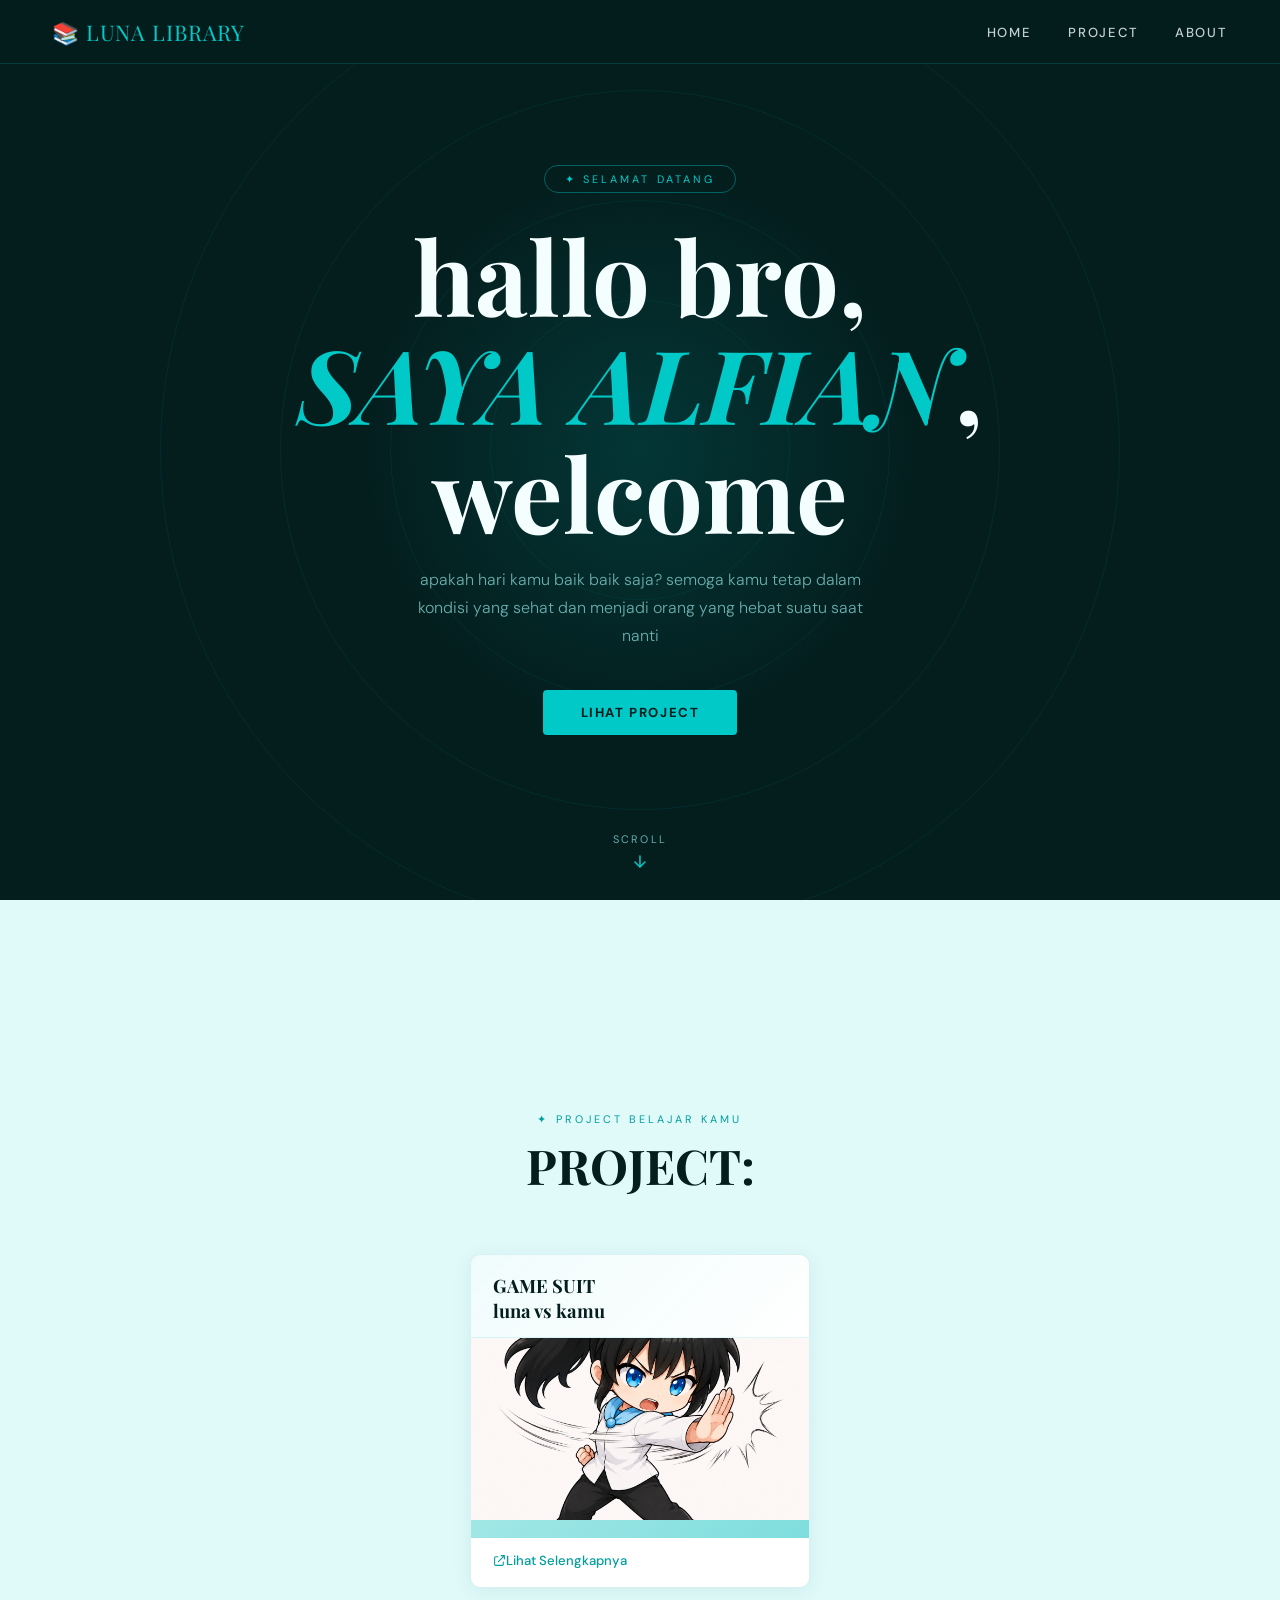
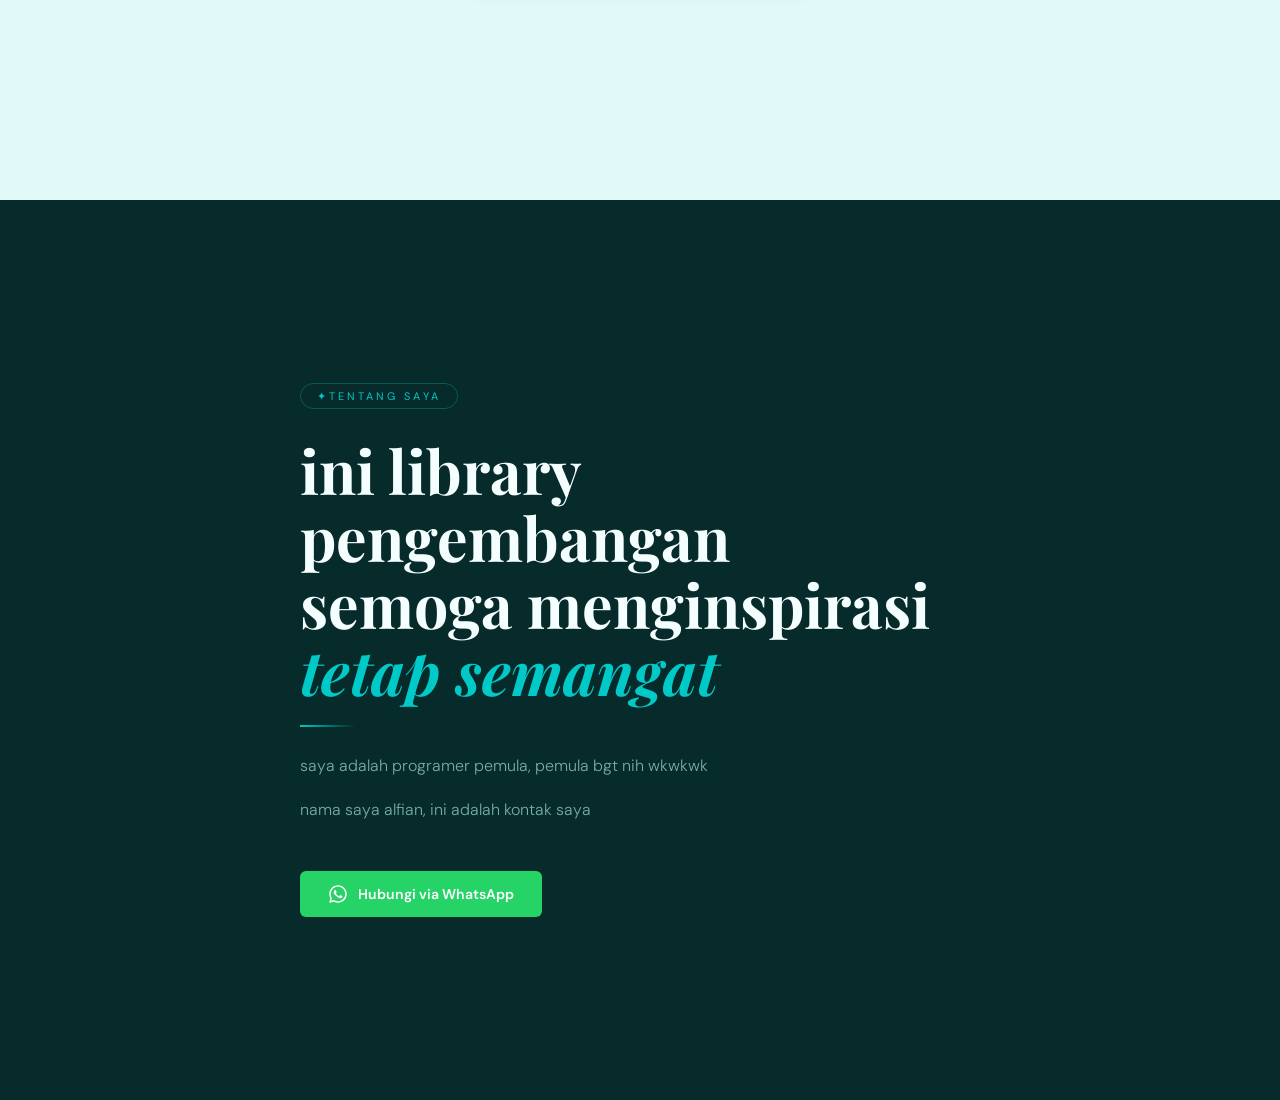
<file: index.html>
<!DOCTYPE html>
<html lang="id">

<head>
    <meta charset="UTF-8" />
    <meta name="viewport" content="width=device-width, initial-scale=1.0" />
    <title>Perpustakaan</title>
    <link rel="stylesheet" href="CSS/index.css">
    <link
        href="https://fonts.googleapis.com/css2?family=Playfair+Display:ital,wght@0,400;0,700;1,400&family=DM+Sans:wght@300;400;500&display=swap"
        rel="stylesheet" />
</head>
<body>

    <!-- NAVBAR -->
    <nav>
        <a href="#home" class="nav-logo">📚 LUNA LIBRARY</a>
        <ul class="nav-links">
            <li><a href="#home">Home</a></li>
            <li><a href="#konten">project</a></li>
            <li><a href="#about">About</a></li>
        </ul>
    </nav>

    <!-- ═══ HOME ═══ -->
    <section id="home">
        <div class="hero-rings">
            <span></span><span></span><span></span><span></span>
        </div>
        <div class="hero-glow"></div>
        <div class="hero-content">
            <div class="hero-badge">✦ Selamat Datang</div>
            <h1 class="hero-title">
                hallo bro, <br> <em>SAYA ALFIAN</em>, <br> welcome
            </h1>
            <p class="hero-sub">
                apakah hari kamu baik baik saja? semoga kamu tetap dalam kondisi yang sehat dan menjadi orang yang hebat
                suatu saat nanti<br> 
            </p>
            <a href="#konten" class="hero-cta">lihat project</a>
        </div>
        <div class="hero-scroll">
            <span>Scroll</span>
            <svg width="14" height="14" viewBox="0 0 14 14" fill="none">
                <path d="M7 2v10M2 8l5 5 5-5" stroke="#00c9c8" stroke-width="1.5" stroke-linecap="round" />
            </svg>
        </div>
    </section>

    <!-- ═══ KONTEN ═══ -->
    <section id="konten">
        <div class="section-header">
            <p class="section-label">✦ PROJECT BELAJAR KAMU</p>
            <h2 class="section-title">PROJECT: </h2>
        </div>

        <div class="cards-row">

            <!-- KARTU 1  -->
            <a class="card" href="suit.html" target="_blank">
                <div class="card-header-bar">
                    <h3>GAME SUIT <br> luna vs kamu</h3>
                </div>
                <div class="card-image-box">
                    <div class="card-img-placeholder">
                        <img src="LUNA/luna-fivehit.png" alt="">
                        <svg width="44" height="44" fill="none" viewBox="0 0 24 24" stroke="#009e9d" stroke-width="1.3">
                            <rect x="3" y="3" width="18" height="18" rx="2" />
                            <circle cx="8.5" cy="8.5" r="1.5" />
                            <path d="M21 15l-5-5L5 21" />
                        </svg>
                        <span>Gambar</span>
                    </div>
                </div>
                <div class="card-body">
                    <span class="card-link-label">
                        <svg width="13" height="13" fill="none" viewBox="0 0 24 24" stroke="currentColor"
                            stroke-width="2">
                            <path d="M15 3h6v6M10 14L21 3M9 5H5a2 2 0 00-2 2v12a2 2 0 002 2h12a2 2 0 002-2v-4"
                                stroke-linecap="round" />
                        </svg>
                        Lihat Selengkapnya
                    </span>
                </div>
            </a>
        </div>
    </section>

    <!-- ═══ ABOUT ═══ -->
    <section id="about">
        <div class="about-inner">
            <span class="about-tag">✦Tentang SAYA</span>
            <h1>ini library pengembangan<br> semoga menginspirasi <br> <em>tetap semangat</em></h1>
            <div class="about-divider"></div>
            <p>
                saya adalah programer pemula, pemula bgt nih wkwkwk
            </p>
            <p>
                nama saya alfian, ini adalah kontak saya
            </p>
            <!-- Ganti nomor WhatsApp -->
            <a class="wa-link" href="https://wa.me/6285823023823" target="_blank">
                <svg width="20" height="20" viewBox="0 0 32 32" fill="currentColor">
                    <path
                        d="M16 2C8.28 2 2 8.28 2 16c0 2.46.66 4.77 1.8 6.77L2 30l7.45-1.76A13.93 13.93 0 0016 30c7.72 0 14-6.28 14-14S23.72 2 16 2zm0 25.5c-2.2 0-4.28-.58-6.08-1.6l-.43-.26-4.42 1.04 1.06-4.3-.28-.45A11.47 11.47 0 014.5 16C4.5 9.6 9.6 4.5 16 4.5S27.5 9.6 27.5 16 22.4 27.5 16 27.5zm6.3-8.58c-.34-.17-2.02-.99-2.34-1.1-.31-.12-.54-.17-.77.17-.23.34-.89 1.1-1.08 1.33-.2.23-.4.26-.74.09-.34-.17-1.44-.53-2.74-1.69-1.01-.9-1.7-2.02-1.9-2.36-.2-.34-.02-.52.15-.69.15-.15.34-.4.51-.6.17-.2.23-.34.34-.57.11-.23.06-.43-.03-.6-.08-.17-.77-1.85-1.05-2.53-.28-.67-.56-.58-.77-.59-.2-.01-.43-.01-.66-.01-.23 0-.6.09-.91.43-.31.34-1.2 1.17-1.2 2.86 0 1.68 1.22 3.31 1.4 3.54.17.23 2.42 3.7 5.86 5.19.82.35 1.46.56 1.95.71.82.26 1.57.22 2.16.13.66-.1 2.02-.82 2.3-1.62.29-.8.29-1.49.2-1.63-.08-.14-.31-.23-.65-.4z" />
                </svg>
                Hubungi via WhatsApp
            </a>
        </div>
    </section>

</body>

</html>
</file>
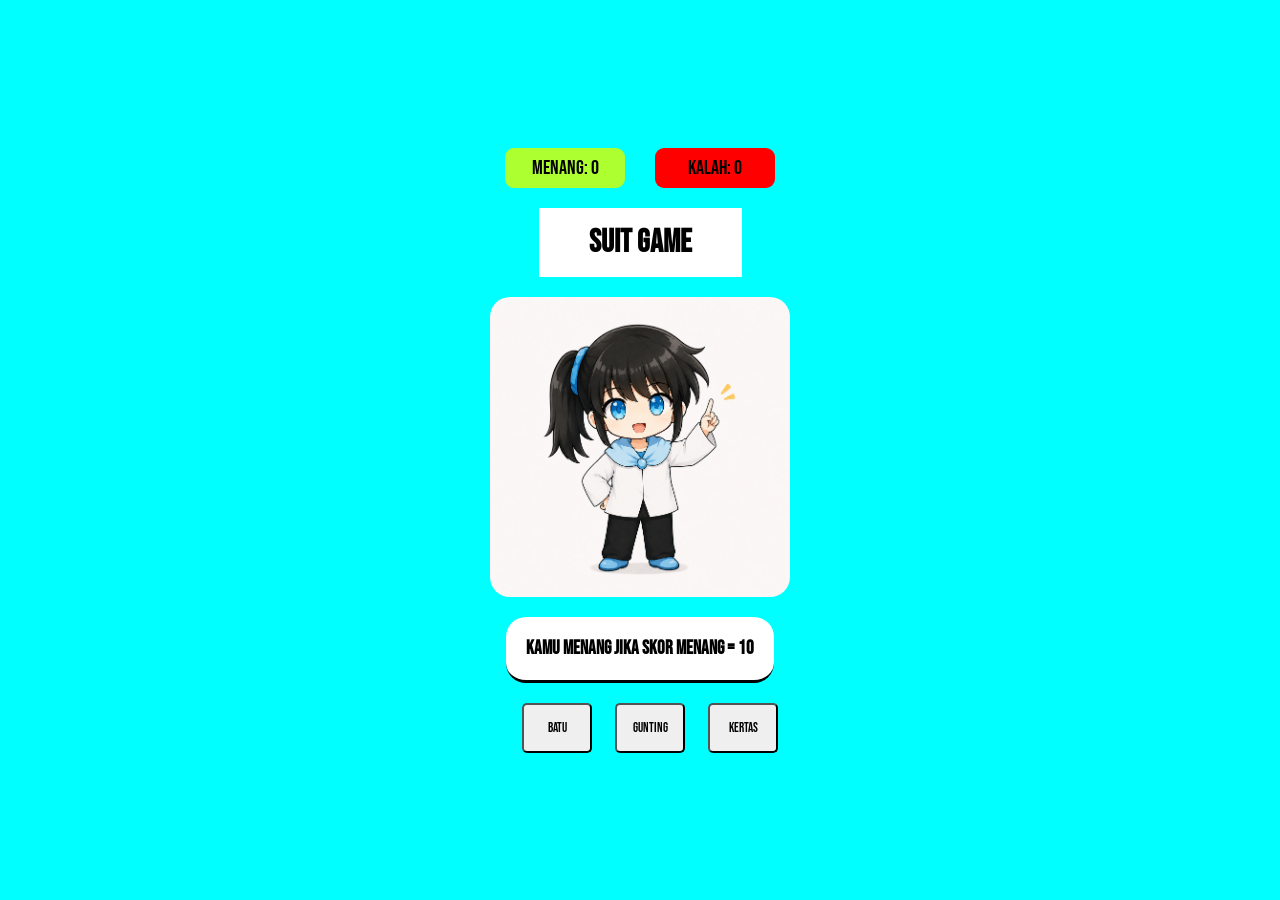
<file: suit.html>
<!DOCTYPE html>
<html lang="en">

<head>
    <meta charset="UTF-8">
    <meta name="viewport" content="width=device-width, initial-scale=1.0">
    <link rel="stylesheet" href="CSS/suit.css">
    <link rel="preconnect" href="https://fonts.googleapis.com">
    <link rel="preconnect" href="https://fonts.gstatic.com" crossorigin>
    <link href="https://fonts.googleapis.com/css2?family=Bebas+Neue&family=Bungee&family=Rubik+Pixels&display=swap"
        rel="stylesheet">
    <title>game suit</title>
</head>

<body>
    <div class="container">
        <div class="card">
            <div class="score">
                <p id="menang"> menang: 0 </p>
                <p id="kalah"> kalah: 0 </p>
            </div>
            <h1 id="hasil">suit game</h1>
            <div class="images">
                <img id="foto" src="LUNA/luna-say.png" alt="ga support png">
            </div>
            <div class="box">
                <h3 id="pilihan">kamu menang jika skor menang = 10</h3>
            </div>
            <div class="opsi">
                <button id="batu">BATU</button>
                <button id="gunting">GUNTING</button>
                <button id="kertas">KERTAS</button>
                <button id="main">MAIN LAGI</button>
            </div>
        </div>
    </div>
    <script src="JS/suit.js"></script>
</body>

</html>
</file>
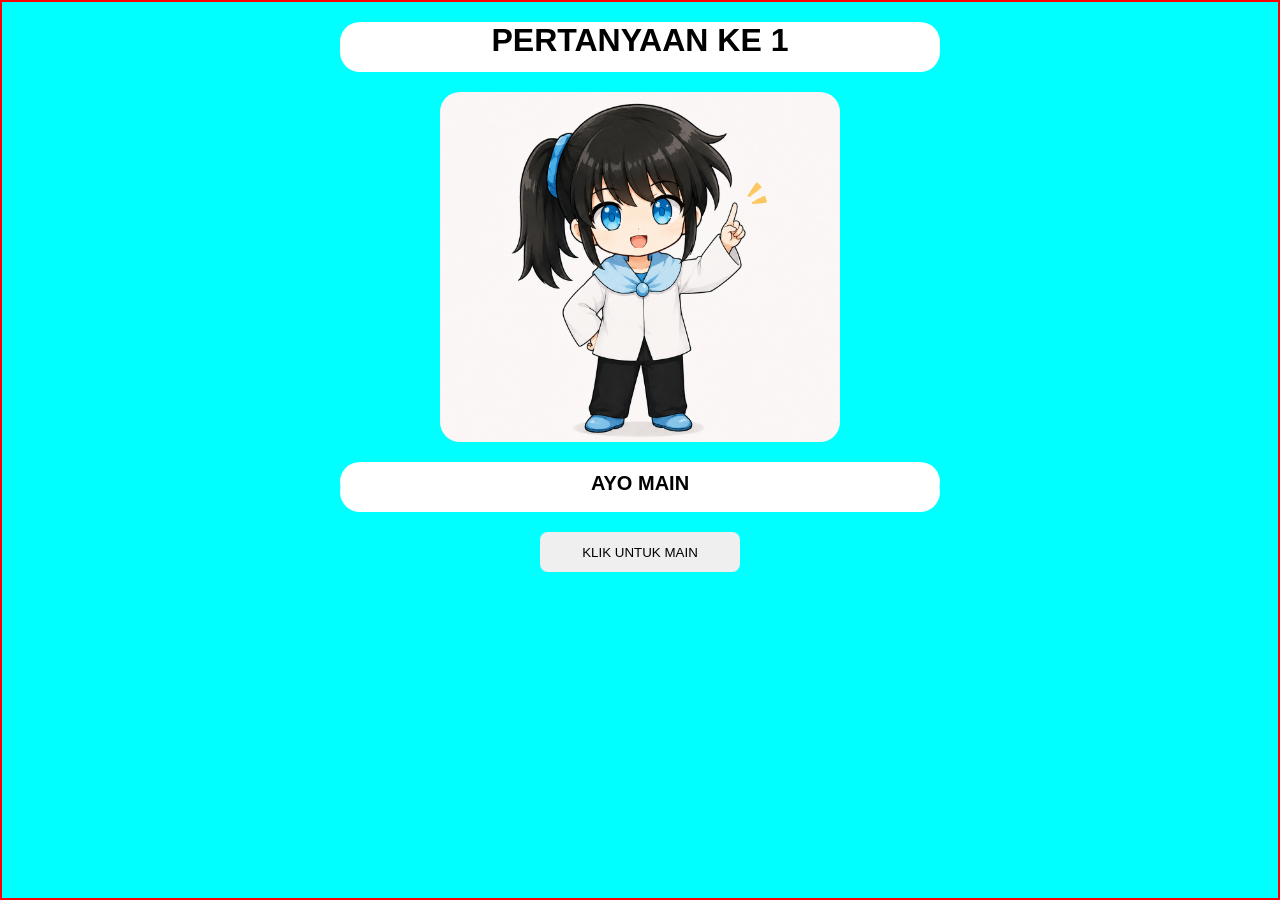
<file: tebakTebakan.html>
<!DOCTYPE html>
<html lang="en">
<head>
    <meta charset="UTF-8">
    <meta name="viewport" content="width=device-width, initial-scale=1.0">
    <link rel="stylesheet" href="CSS/tebakTebakan.css">
    <title>tebak tebakan</title>
</head>


<body>
    <div class="container">
        <div class="card">
            <h1 id="questionNum">PERTANYAAN KE 1</h1>
            <div class="images">
                <img src="LUNA/luna-say.png" alt="">
            </div>
            <div class="images load">
                <img id="load" src="LUNA/luna-wait.png" alt="">
            </div>
            <div class="quest">
                <p id="question">AYO MAIN</p>
                <input id="user" type="text" placeholder="masukan jawabanmu">
                <button id="submit">KLIK UNTUK MAIN</button>
            </div>
            </div>

        </div>
    </div>
</body>
</html>
</file>
<file: CSS/index.css>
:root {
     --aqua: #00c9c8;
     --aqua-light: #5eecea;
     --aqua-dim: #009e9d;
     --aqua-pale: #e0fafa;
     --dark: #041e1e;
     --dark2: #072a2a;
     --white: #f4fefe;
     --muted: #6aadad;
     --card-bg: #ffffff;
     --nav-h: 64px;
 }

 *,
 *::before,
 *::after {
     box-sizing: border-box;
     margin: 0;
     padding: 0;
 }

 html {
     scroll-behavior: smooth;
 }

 body {
     font-family: 'DM Sans', sans-serif;
     background: var(--aqua-pale);
     color: var(--dark);
     overflow-x: hidden;
 }

 /* ───── NAVBAR ───── */
 nav {
     position: fixed;
     top: 0;
     left: 0;
     right: 0;
     height: var(--nav-h);
     display: flex;
     align-items: center;
     justify-content: space-between;
     padding: 0 52px;
     background: rgba(4, 30, 30, 0.93);
     backdrop-filter: blur(14px);
     z-index: 999;
     border-bottom: 1px solid rgba(0, 201, 200, 0.18);
 }

 .nav-logo {
     font-family: 'Playfair Display', serif;
     font-size: 1.35rem;
     color: var(--aqua);
     text-decoration: none;
     letter-spacing: 0.04em;
 }

 .nav-links {
     display: flex;
     gap: 36px;
     list-style: none;
 }

 .nav-links a {
     font-size: 0.82rem;
     font-weight: 500;
     letter-spacing: 0.14em;
     text-transform: uppercase;
     color: rgba(244, 254, 254, 0.8);
     text-decoration: none;
     position: relative;
     transition: color 0.3s;
 }

 .nav-links a::after {
     content: '';
     position: absolute;
     bottom: -4px;
     left: 0;
     width: 0;
     height: 1.5px;
     background: var(--aqua);
     transition: width 0.3s;
 }

 .nav-links a:hover {
     color: var(--aqua-light);
 }

 .nav-links a:hover::after {
     width: 100%;
 }

 /* ───── SECTIONS ───── */
 section {
     min-height: 100vh;
     scroll-margin-top: var(--nav-h);
 }

 /* ───── HOME / HERO ───── */
 #home {
     background: var(--dark);
     display: flex;
     align-items: center;
     justify-content: center;
     position: relative;
     overflow: hidden;
 }

 .hero-rings {
     position: absolute;
     inset: 0;
     display: flex;
     align-items: center;
     justify-content: center;
     pointer-events: none;
 }

 .hero-rings span {
     position: absolute;
     border-radius: 50%;
     border: 1px solid rgba(0, 201, 200, 0.08);
     animation: pulse 6s ease-in-out infinite;
 }

 .hero-rings span:nth-child(1) {
     width: 300px;
     height: 300px;
     animation-delay: 0s;
 }

 .hero-rings span:nth-child(2) {
     width: 500px;
     height: 500px;
     animation-delay: 1s;
 }

 .hero-rings span:nth-child(3) {
     width: 720px;
     height: 720px;
     animation-delay: 2s;
 }

 .hero-rings span:nth-child(4) {
     width: 960px;
     height: 960px;
     animation-delay: 3s;
 }

 .hero-glow {
     position: absolute;
     width: 560px;
     height: 560px;
     border-radius: 50%;
     background: radial-gradient(circle, rgba(0, 201, 200, 0.14) 0%, transparent 70%);
     top: 50%;
     left: 50%;
     transform: translate(-50%, -50%);
     pointer-events: none;
 }

 .hero-content {
     position: relative;
     text-align: center;
     padding: 0 24px;
     animation: fadeUp 1s ease both;
 }

 .hero-badge {
     display: inline-block;
     font-size: 0.68rem;
     letter-spacing: 0.28em;
     text-transform: uppercase;
     color: var(--aqua);
     border: 1px solid rgba(0, 201, 200, 0.4);
     padding: 6px 20px;
     border-radius: 100px;
     margin-bottom: 28px;
 }

 .hero-title {
     font-family: 'Playfair Display', serif;
     font-size: clamp(3rem, 8vw, 6.5rem);
     line-height: 1.06;
     color: var(--white);
     margin-bottom: 20px;
 }

 .hero-title em {
     font-style: italic;
     color: var(--aqua);
 }

 .hero-sub {
     font-size: 1rem;
     color: var(--muted);
     max-width: 460px;
     margin: 0 auto 40px;
     line-height: 1.75;
     font-weight: 300;
 }

 .hero-cta {
     display: inline-block;
     padding: 14px 38px;
     background: var(--aqua);
     color: var(--dark);
     font-weight: 700;
     font-size: 0.82rem;
     letter-spacing: 0.12em;
     text-transform: uppercase;
     text-decoration: none;
     border-radius: 4px;
     transition: background 0.3s, transform 0.2s, box-shadow 0.3s;
 }

 .hero-cta:hover {
     background: var(--aqua-light);
     transform: translateY(-2px);
     box-shadow: 0 8px 28px rgba(0, 201, 200, 0.35);
 }

 .hero-scroll {
     position: absolute;
     bottom: 32px;
     left: 50%;
     transform: translateX(-50%);
     display: flex;
     flex-direction: column;
     align-items: center;
     gap: 8px;
     color: var(--muted);
     font-size: 0.68rem;
     letter-spacing: 0.2em;
     text-transform: uppercase;
     animation: bounce 2.2s ease-in-out infinite;
 }

 /* ───── KONTEN ───── */
 #konten {
     background: var(--aqua-pale);
     display: flex;
     flex-direction: column;
     align-items: center;
     justify-content: center;
     padding: 90px 48px;
 }

 .section-header {
     text-align: center;
     margin-bottom: 60px;
 }

 .section-label {
     font-size: 0.68rem;
     letter-spacing: 0.28em;
     text-transform: uppercase;
     color: var(--aqua-dim);
     margin-bottom: 12px;
 }

 .section-title {
     font-family: 'Playfair Display', serif;
     font-size: clamp(2rem, 4vw, 3rem);
     color: var(--dark);
     line-height: 1.15;
 }

 .cards-row {
     display: flex;
     gap: 28px;
     width: 100%;
     max-width: 1100px;
     flex-wrap: wrap;
     justify-content: center;
 }

 /* Card sebagai <a> — seluruh kartu bisa diklik */
 .card {
     flex: 1 1 280px;
     max-width: 340px;
     background: var(--card-bg);
     border: 1px solid rgba(0, 158, 157, 0.15);
     border-radius: 10px;
     overflow: hidden;
     box-shadow: 0 4px 20px rgba(0, 50, 50, 0.07);
     transition: transform 0.3s, box-shadow 0.3s;
     text-decoration: none;
     color: inherit;
     display: flex;
     flex-direction: column;
     cursor: pointer;
 }

 .card:hover {
     transform: translateY(-7px);
     box-shadow: 0 18px 48px rgba(0, 158, 157, 0.2);
 }

 .card-header-bar {
     padding: 18px 22px 14px;
     border-bottom: 1px solid rgba(0, 201, 200, 0.12);
     background: linear-gradient(135deg, rgba(0, 201, 200, 0.06) 0%, transparent 100%);
 }

 .card-header-bar h3 {
     font-family: 'Playfair Display', serif;
     font-size: 1.15rem;
     color: var(--dark);
 }

 /* Area gambar statis */
 .card-image-box {
     width: 100%;
     height: 200px;
     background: linear-gradient(135deg, #b2ebea 0%, #7ededd 100%);
     overflow: hidden;
     position: relative;
 }

 .card-image-box img {
     width: 100%;
     height: 100%;
     object-fit: cover;
     display: block;
     transition: transform 0.4s ease;
 }

 .card:hover .card-image-box img {
     transform: scale(1.05);
 }

 .card-image-box::after {
     content: '';
     position: absolute;
     inset: 0;
     background: rgba(0, 201, 200, 0.1);
     opacity: 0;
     transition: opacity 0.3s;
 }

 .card:hover .card-image-box::after {
     opacity: 1;
 }

 /* Placeholder saat src kosong */
 .card-img-placeholder {
     width: 100%;
     height: 100%;
     display: flex;
     flex-direction: column;
     align-items: center;
     justify-content: center;
     gap: 10px;
     color: #009e9d;
     overflow: hidden;
 }

 .card-img-placeholder svg {
     opacity: 0.5;
 }

 .card-img-placeholder span {
     font-size: 0.75rem;
     letter-spacing: 0.06em;
     opacity: 0.55;
 }

 .card-img-placeholder img {
     width: 100%;
     height: 100%;
     object-fit: cover;
 }

 .card-body {
     padding: 14px 22px 18px;
     display: flex;
     align-items: center;
     gap: 6px;
 }

 .card-link-label {
     display: inline-flex;
     align-items: center;
     font-size: 0.82rem;
     font-weight: 500;
     color: var(--aqua-dim);
     transition: color 0.2s;
 }

 .card:hover .card-link-label {
     color: var(--aqua);
 }

 /* ───── ABOUT ───── */
 #about {
     background: var(--dark2);
     display: flex;
     align-items: center;
     justify-content: center;
     padding: 90px 48px;
 }

 .about-inner {
     max-width: 680px;
     width: 100%;
     animation: fadeUp 0.8s ease both;
 }

 .about-tag {
     display: inline-block;
     font-size: 0.68rem;
     letter-spacing: 0.28em;
     text-transform: uppercase;
     color: var(--aqua);
     border: 1px solid rgba(0, 201, 200, 0.3);
     padding: 5px 16px;
     border-radius: 100px;
     margin-bottom: 28px;
 }

 #about h1 {
     font-family: 'Playfair Display', serif;
     font-size: clamp(2.2rem, 5vw, 3.8rem);
     color: var(--white);
     line-height: 1.1;
     margin-bottom: 20px;
 }

 #about h1 em {
     font-style: italic;
     color: var(--aqua);
 }

 .about-divider {
     width: 56px;
     height: 2px;
     background: linear-gradient(90deg, var(--aqua), transparent);
     margin-bottom: 24px;
 }

 #about p {
     font-size: 1rem;
     line-height: 1.88;
     color: rgba(180, 240, 240, 0.65);
     font-weight: 300;
     margin-bottom: 14px;
 }

 .wa-link {
     display: inline-flex;
     align-items: center;
     gap: 10px;
     margin-top: 32px;
     padding: 13px 28px;
     background: #25D366;
     color: #fff;
     font-weight: 600;
     font-size: 0.88rem;
     text-decoration: none;
     border-radius: 6px;
     transition: background 0.3s, transform 0.2s;
 }

 .wa-link:hover {
     background: #1cb857;
     transform: translateY(-2px);
 }

 /* ───── ANIMATIONS ───── */
 @keyframes fadeUp {
     from {
         opacity: 0;
         transform: translateY(28px);
     }

     to {
         opacity: 1;
         transform: translateY(0);
     }
 }

 @keyframes bounce {

     0%,
     100% {
         transform: translateX(-50%) translateY(0);
     }

     50% {
         transform: translateX(-50%) translateY(9px);
     }
 }

 @keyframes pulse {

     0%,
     100% {
         transform: scale(1);
         opacity: 1;
     }

     50% {
         transform: scale(1.04);
         opacity: 0.45;
     }
 }

 /* ───── RESPONSIVE ───── */
 @media (max-width: 768px) {
     nav {
         padding: 0 20px;
     }

     .nav-links {
         gap: 18px;
     }

     #konten,
     #about {
         padding: 80px 20px;
     }

     .cards-row {
         flex-direction: column;
         align-items: center;
     }

     .card {
         max-width: 100%;
     }
 }
</file>
<file: CSS/suit.css>
*,
html,
body {
    padding: 0;
    margin: 0;
    box-sizing: border-box;
    font-family: "Bebas neue", sans-serif;
}

.container {
    display: flex;
    justify-content: center;
    align-items: center;
    height: 100vh;
    max-height: 100%;
    background-color: aqua;
}

.card {
    display: flex;
    justify-content: center;
    align-items: center;
    height: 100vh;
    width: 100%;
    background-color: aqua;
    flex-direction: column;
}

.card h1 {
    background-color: white;
    margin-bottom: 20px;
    padding: 15px 50px;
}

.images {
    height: 300px;
    width: 300px;
    overflow: hidden;
    border-radius: 20px;
}

.images img {
    object-fit: cover;
    width: 100%;
    height: 100%;
}

.box h3 {
    margin: 20px;
    padding: 20px;
    background-color: white;
    border-radius: 20px;
    border-bottom: 3px solid black;
}

button {
    height: 50px;
    width: 70px;
    border-radius: 5px;
    margin-left: 20px;
    transition: ease-in-out .2s;
}

button:hover {
    background-color: tomato;
    color: white;
}

.score {
    display: flex;
    gap: 30px;
    margin-bottom: 20px;
    font-size: 20px;
}

#menang {
    display: flex;
    justify-content: center;
    align-items: center;
    background-color: greenyellow;
    height: 40px;
    width: 120px;
    text-align: center;
    border-radius: 9px;
    text-transform: uppercase;
}

#kalah {
    display: flex;
    justify-content: center;
    align-items: center;
    background-color: red;
    height: 40px;
    width: 120px;
    text-align: center;
    border-radius: 9px;
    text-transform: uppercase;
}

#main {
    display: none;
}
</file>
<file: CSS/tebakTebakan.css>
*,
html,
body {
    padding: 0;
    margin: 0;
    box-sizing: border-box;
    font-family: "Bebas neue", sans-serif;
}

.container {
    display: flex;
    justify-content: center;
    align-items: center;
    height: 100vh;
    max-height: 100%;
    background-color: aqua;
}

.card {
    display: flex;
    justify-content: start;
    align-items: center;
    height: 100vh;
    width: 100%;
    border: 2px solid red;
    background-color: aqua;
    flex-direction: column;
}

.images {
    height: 350px;
    width: 400px;
    overflow: hidden;
    border-radius: 20px;
}

.images img {
    object-fit: cover;
    width: 100%;
    height: 100%;
}

.quest {
    margin-top: 20px;
    background-color: white;
    border-radius: 20px;
    height: 40px;
    width: 600px;
    text-align: center;
}

#question {
    margin: 10px 0;
    background-color: white;
    height: 40px;
    border-radius: 20px;
    font-weight: 700;
    font-size: 20px;
}

#user {
    display: none;
    width: 400px;
    border-radius: 20px;
    border: none;
    height: 40px;
    text-align: center;
    color: black;
}

#questionNum {
    background-color: white;
    border-radius: 20px;
    width: 600px;
    text-align: center;
    height: 50px;
    margin: 20px 0;
}

#submit {
    border-radius: 8px;
    border: none;
    margin-top: 10px;
    width: 200px;
    height: 40px;
    cursor: pointer;
}

#submit:hover {
    background-color: black;
    color: aqua;
}

.load {
    display: none;
}
</file>
